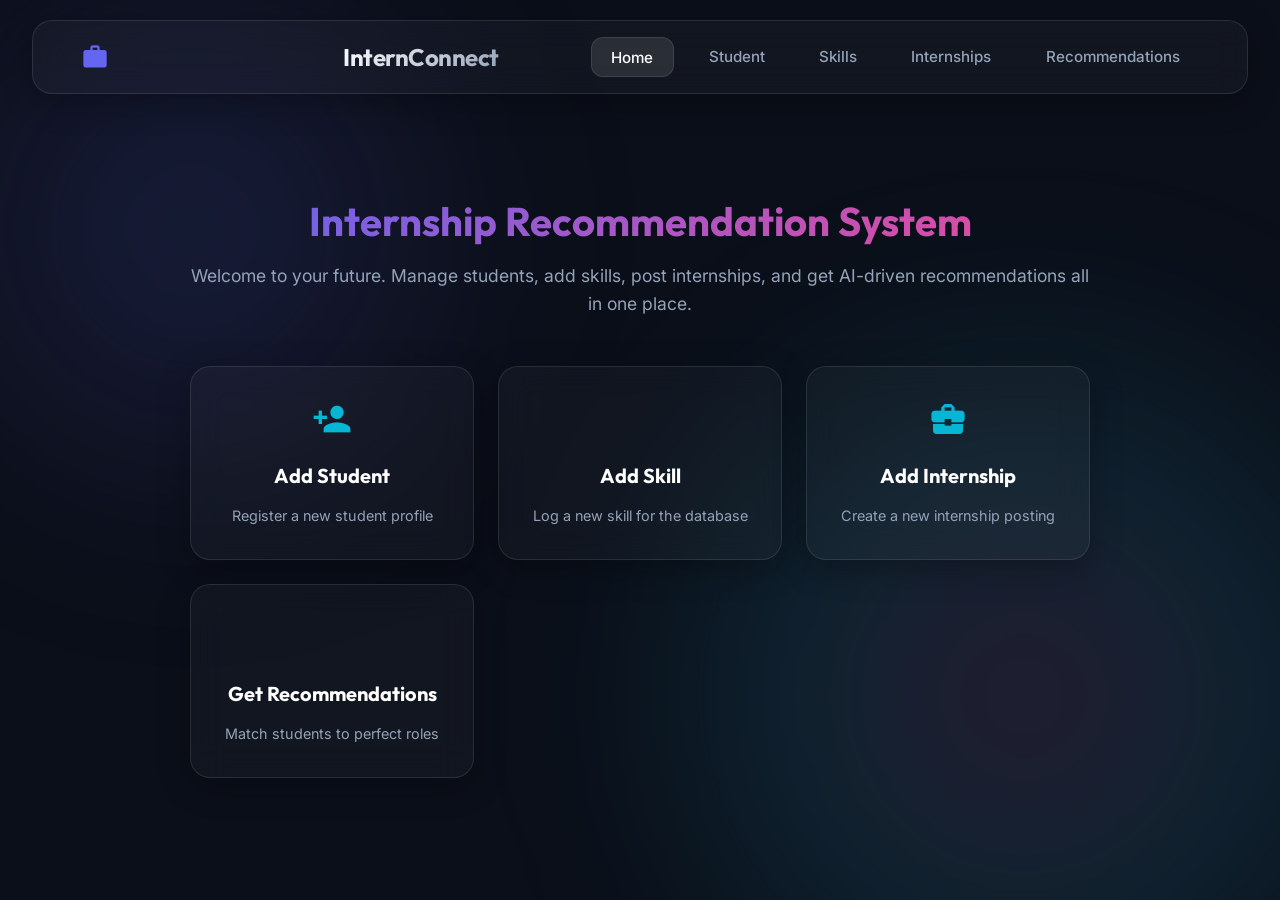
<file: frontend/index.html>
<!doctype html>
<html lang="en">
  <head>
    <meta charset="UTF-8" />
    <meta name="viewport" content="width=device-width, initial-scale=1.0" />
    <title>Internship Recommendation System</title>
    <meta
      name="description"
      content="AI-powered internship recommendations based on your skills and domains."
    />
    <!-- Fonts -->
    <link rel="preconnect" href="https://fonts.googleapis.com" />
    <link rel="preconnect" href="https://fonts.gstatic.com" crossorigin />
    <link
      href="https://fonts.googleapis.com/css2?family=Inter:wght@300;400;500;600;700&family=Outfit:wght@400;600;800&display=swap"
      rel="stylesheet"
    />
    <!-- Icons -->
    <link
      href="https://fonts.googleapis.com/icon?family=Material+Icons"
      rel="stylesheet"
    />
    <link rel="stylesheet" href="style.css" />
  </head>

  <body>
    <div class="background-blobs">
      <div class="blob shape-1"></div>
      <div class="blob shape-2"></div>
    </div>

    <!-- Navigation Bar -->
    <nav class="navbar glass-effect">
      <div class="logo">
        <span class="material-icons">work_outline</span>
        <h1>InternConnect</h1>
      </div>
      <ul class="nav-links">
        <li>
          <button
            onclick="navigate('home')"
            class="nav-btn active"
            id="nav-home"
          >
            Home
          </button>
        </li>
        <li>
          <button
            onclick="navigate('student')"
            class="nav-btn"
            id="nav-student"
          >
            Student
          </button>
        </li>
        <li>
          <button onclick="navigate('skill')" class="nav-btn" id="nav-skill">
            Skills
          </button>
        </li>
        <li>
          <button
            onclick="navigate('internship')"
            class="nav-btn"
            id="nav-internship"
          >
            Internships
          </button>
        </li>
        <li>
          <button
            onclick="navigate('recommendation')"
            class="nav-btn"
            id="nav-recommendation"
          >
            Recommendations
          </button>
        </li>
      </ul>
    </nav>

    <!-- Main Content Area -->
    <main class="container">
      <!-- View 1: Home Page -->
      <section id="view-home" class="page-view active">
        <div class="hero-content">
          <h2 class="gradient-text">Internship Recommendation System</h2>
          <p>
            Welcome to your future. Manage students, add skills, post
            internships, and get AI-driven recommendations all in one place.
          </p>
          <div class="action-grid">
            <div class="action-card glass-effect" onclick="navigate('student')">
              <span class="material-icons">person_add</span>
              <h3>Add Student</h3>
              <p>Register a new student profile</p>
            </div>
            <div class="action-card glass-effect" onclick="navigate('skill')">
              <span class="material-icons">psychology</span>
              <h3>Add Skill</h3>
              <p>Log a new skill for the database</p>
            </div>
            <div
              class="action-card glass-effect"
              onclick="navigate('internship')"
            >
              <span class="material-icons">business_center</span>
              <h3>Add Internship</h3>
              <p>Create a new internship posting</p>
            </div>
            <div
              class="action-card glass-effect"
              onclick="navigate('recommendation')"
            >
              <span class="material-icons">auto_awesome</span>
              <h3>Get Recommendations</h3>
              <p>Match students to perfect roles</p>
            </div>
          </div>
        </div>
      </section>

      <!-- View 2: Add Student -->
      <section id="view-student" class="page-view">
        <div class="form-container glass-effect recommendation-box">
          <div class="form-header">
            <h2>Add Student</h2>
            <p>Register a new student to the system</p>
          </div>
          <form id="form-student">
            <div class="input-group">
              <label for="studentName">Name</label>
              <input
                type="text"
                id="studentName"
                placeholder="e.g., Your Name"
                required
              />
            </div>
            <div class="input-group">
              <label for="studentEmail">Email</label>
              <input
                type="email"
                id="studentEmail"
                placeholder="e.g., youremail@example.com"
                required
              />
            </div>
            <button type="submit" class="submit-btn">
              <span>Submit Student</span>
              <span class="material-icons">arrow_forward</span>
            </button>
            <div class="status-msg"></div>
          </form>

          <!-- Added Students List -->
          <div class="results-container">
            <h3 style="font-family: var(--font-heading); margin-bottom: 0.5rem">
              Registered Students
            </h3>
            <div id="students-list" class="results-list">
              <!-- Populated via JS -->
              <p style="color: var(--text-secondary); font-size: 0.9rem">
                No students added yet.
              </p>
            </div>
          </div>
        </div>
      </section>

      <!-- View 3: Add Skill -->
      <section id="view-skill" class="page-view">
        <div class="form-container glass-effect">
          <div class="form-header">
            <h2>Add Skill</h2>
            <p>Define a new skill for our tracking system</p>
          </div>
          <form id="form-skill">
            <div class="input-group">
              <label for="skillName">Skill Name</label>
              <input
                type="text"
                id="skillName"
                placeholder="e.g., React JS"
                required
              />
            </div>
            <div class="input-group">
              <label for="skillCategory">Category</label>
              <input
                type="text"
                id="skillCategory"
                placeholder="e.g., Frontend, Backend, AI"
                required
              />
            </div>
            <button type="submit" class="submit-btn">
              <span>Submit Skill</span>
              <span class="material-icons">arrow_forward</span>
            </button>
            <div class="status-msg"></div>
          </form>
        </div>
      </section>

      <!-- View 4: Add Internship -->
      <section id="view-internship" class="page-view">
        <div class="form-container glass-effect">
          <div class="form-header">
            <h2>Add Internship</h2>
            <p>Post a new internship opportunity</p>
          </div>
          <form id="form-internship">
            <div class="input-group">
              <label for="internshipTitle">Title</label>
              <input
                type="text"
                id="internshipTitle"
                placeholder="e.g., Software Engineering Intern"
                required
              />
            </div>
            <div class="input-group">
              <label for="internshipCompany">Company</label>
              <input
                type="text"
                id="internshipCompany"
                placeholder="e.g., Google"
                required
              />
            </div>
            <div class="input-group">
              <label for="internshipDomain">Domain</label>
              <input
                type="text"
                id="internshipDomain"
                placeholder="e.g., Web Development"
                required
              />
            </div>
            <div class="input-group">
              <label for="internshipDesc">Description</label>
              <textarea
                id="internshipDesc"
                rows="3"
                placeholder="Brief description of the role..."
                required
              ></textarea>
            </div>
            <button type="submit" class="submit-btn">
              <span>Submit Internship</span>
              <span class="material-icons">arrow_forward</span>
            </button>
            <div class="status-msg"></div>
          </form>
        </div>
      </section>

      <!-- View 5: Recommendation Page -->
      <section id="view-recommendation" class="page-view">
        <div class="form-container glass-effect recommendation-box">
          <div class="form-header">
            <h2>Get Recommendations</h2>
            <p>Find the best matching internships for a student</p>
          </div>
          <form id="form-recommendation">
            <div class="input-group inline-search">
              <input
                type="text"
                id="recStudentId"
                placeholder="Enter Student ID"
                required
              />
              <button type="submit" class="search-btn">
                <span class="material-icons">search</span>
              </button>
            </div>
            <div class="status-msg"></div>
          </form>

          <!-- Results Display Area -->
          <div id="recommendation-results" class="results-container hidden">
            <h3>Top Matches</h3>
            <div id="results-list" class="results-list">
              <!-- Populated via JS -->
            </div>
          </div>
        </div>
      </section>
    </main>

    <script src="app.js"></script>
  </body>
</html>
</file>
<file: frontend/style.css>
:root {
  --bg-color: #0b0f19;
  --card-bg: rgba(255, 255, 255, 0.03);
  --card-border: rgba(255, 255, 255, 0.1);
  --text-primary: #ffffff;
  --text-secondary: #94a3b8;
  --accent-1: #6366f1; /* Indigo */
  --accent-2: #ec4899; /* Pink */
  --accent-3: #06b6d4; /* Cyan */
  --font-heading: "Outfit", sans-serif;
  --font-body: "Inter", sans-serif;
}

* {
  box-sizing: border-box;
  margin: 0;
  padding: 0;
}

body {
  background-color: var(--bg-color);
  color: var(--text-primary);
  font-family: var(--font-body);
  min-height: 100vh;
  overflow-x: hidden;
  display: flex;
  flex-direction: column;
}

/* Dynamic Background Blobs */
.background-blobs {
  position: fixed;
  top: 0;
  left: 0;
  width: 100%;
  height: 100%;
  z-index: -1;
  overflow: hidden;
  pointer-events: none;
}

.blob {
  position: absolute;
  filter: blur(100px);
  border-radius: 50%;
  animation: float 20s infinite alternate ease-in-out;
}

.shape-1 {
  top: -10%;
  left: -10%;
  width: 50vw;
  height: 50vw;
  background: radial-gradient(
    circle,
    rgba(99, 102, 241, 0.2) 0%,
    rgba(0, 0, 0, 0) 70%
  );
}

.shape-2 {
  bottom: -20%;
  right: -10%;
  width: 60vw;
  height: 60vw;
  background: radial-gradient(
    circle,
    rgba(236, 72, 153, 0.15) 0%,
    rgba(6, 182, 212, 0.15) 50%,
    rgba(0, 0, 0, 0) 70%
  );
  animation-delay: -10s;
}

@keyframes float {
  0% {
    transform: translate(0, 0) scale(1);
  }
  100% {
    transform: translate(10%, 15%) scale(1.1);
  }
}

/* Glassmorphism utility */
.glass-effect {
  background: var(--card-bg);
  backdrop-filter: blur(16px);
  -webkit-backdrop-filter: blur(16px);
  border: 1px solid var(--card-border);
  border-radius: 20px;
  box-shadow: 0 8px 32px 0 rgba(0, 0, 0, 0.3);
}

/* Navbar */
.navbar {
  display: flex;
  justify-content: space-between;
  align-items: center;
  padding: 1rem 3rem;
  position: sticky;
  top: 20px;
  margin: 0 2rem;
  z-index: 100;
}

.logo {
  display: flex;
  align-items: center;
  gap: 10px;
}

.logo h1 {
  font-family: var(--font-heading);
  font-size: 1.5rem;
  letter-spacing: -0.5px;
  background: linear-gradient(135deg, #fff, #94a3b8);
  -webkit-background-clip: text;
  -webkit-text-fill-color: transparent;
}

.logo .material-icons {
  color: var(--accent-1);
  font-size: 28px;
}

.nav-links {
  list-style: none;
  display: flex;
  gap: 1rem;
}

.nav-btn {
  background: transparent;
  border: none;
  color: var(--text-secondary);
  font-family: var(--font-body);
  font-weight: 500;
  font-size: 0.95rem;
  cursor: pointer;
  padding: 0.6rem 1.2rem;
  border-radius: 12px;
  transition: all 0.3s ease;
}

.nav-btn:hover {
  color: var(--text-primary);
  background: rgba(255, 255, 255, 0.05);
}

.nav-btn.active {
  color: var(--text-primary);
  background: rgba(255, 255, 255, 0.1);
  border: 1px solid rgba(255, 255, 255, 0.1);
}

/* Main Container */
.container {
  flex: 1;
  display: flex;
  align-items: center;
  justify-content: center;
  padding: 3rem 2rem;
  position: relative;
  width: 100%;
  max-width: 1200px;
  margin: 0 auto;
}

/* Views */
.page-view {
  display: none;
  width: 100%;
  opacity: 0;
  transform: translateY(20px);
  transition:
    opacity 0.4s ease,
    transform 0.4s ease;
}

.page-view.active {
  display: block;
  animation: fadeIn 0.5s forwards;
}

@keyframes fadeIn {
  to {
    opacity: 1;
    transform: translateY(0);
  }
}

/* Typography elements */
.gradient-text {
  background: linear-gradient(135deg, var(--accent-1), var(--accent-2));
  -webkit-background-clip: text;
  -webkit-text-fill-color: transparent;
}

h2 {
  font-family: var(--font-heading);
  font-size: 2.5rem;
  margin-bottom: 1rem;
}

/* Home Page */
.hero-content {
  text-align: center;
  max-width: 900px;
  margin: 0 auto;
}

.hero-content p {
  color: var(--text-secondary);
  font-size: 1.1rem;
  line-height: 1.6;
  margin-bottom: 3rem;
}

.action-grid {
  display: grid;
  grid-template-columns: repeat(auto-fit, minmax(220px, 1fr));
  gap: 1.5rem;
}

.action-card {
  padding: 2rem 1.5rem;
  cursor: pointer;
  transition:
    transform 0.3s ease,
    box-shadow 0.3s ease,
    border-color 0.3s ease;
  display: flex;
  flex-direction: column;
  align-items: center;
  text-align: center;
  gap: 1rem;
}

.action-card:hover {
  transform: translateY(-5px);
  border-color: rgba(255, 255, 255, 0.3);
  box-shadow: 0 15px 35px rgba(0, 0, 0, 0.4);
}

.action-card h3 {
  font-family: var(--font-heading);
  font-size: 1.25rem;
}

.action-card p {
  font-size: 0.9rem;
  margin-bottom: 0;
  color: var(--text-secondary);
}

.action-card .material-icons {
  font-size: 2.5rem;
  color: var(--accent-3);
  margin-bottom: 0.5rem;
  transition: transform 0.3s ease;
}

.action-card:hover .material-icons {
  transform: scale(1.1);
}

/* Forms */
.form-container {
  max-width: 500px;
  margin: 0 auto;
  padding: 2.5rem;
  width: 100%;
}

.form-container.recommendation-box {
  max-width: 600px;
}

.form-header {
  text-align: center;
  margin-bottom: 2rem;
}

.form-header h2 {
  font-size: 2rem;
  margin-bottom: 0.5rem;
}

.form-header p {
  color: var(--text-secondary);
}

.input-group {
  display: flex;
  flex-direction: column;
  margin-bottom: 1.5rem;
  position: relative;
  text-align: left;
}

.input-group label {
  font-size: 0.9rem;
  font-weight: 500;
  margin-bottom: 0.5rem;
  color: var(--text-primary);
}

.input-group input,
.input-group textarea {
  background: rgba(0, 0, 0, 0.2);
  border: 1px solid var(--card-border);
  padding: 1rem 1.2rem;
  border-radius: 12px;
  color: #fff;
  font-family: var(--font-body);
  font-size: 1rem;
  transition: all 0.3s ease;
}

.input-group textarea {
  resize: vertical;
}

.input-group input:focus,
.input-group textarea:focus {
  outline: none;
  border-color: var(--accent-1);
  background: rgba(0, 0, 0, 0.4);
  box-shadow: 0 0 0 4px rgba(99, 102, 241, 0.1);
}

/* Buttons */
.submit-btn {
  width: 100%;
  padding: 1rem;
  border-radius: 12px;
  border: none;
  background: linear-gradient(135deg, var(--accent-1), var(--accent-2));
  color: white;
  font-family: var(--font-heading);
  font-size: 1.1rem;
  font-weight: 600;
  cursor: pointer;
  display: flex;
  justify-content: center;
  align-items: center;
  gap: 8px;
  transition: all 0.3s ease;
  box-shadow: 0 4px 15px rgba(99, 102, 241, 0.4);
}

.submit-btn:hover {
  transform: translateY(-2px);
  box-shadow: 0 8px 25px rgba(99, 102, 241, 0.6);
}

.inline-search {
  flex-direction: row;
  gap: 10px;
  margin-bottom: 0;
}

.inline-search input {
  flex: 1;
  margin-bottom: 0;
}

.search-btn {
  background: var(--accent-1);
  color: white;
  border: none;
  border-radius: 12px;
  padding: 0 1.5rem;
  cursor: pointer;
  display: flex;
  align-items: center;
  justify-content: center;
  transition: all 0.3s ease;
}

.search-btn:hover {
  background: var(--accent-3);
}

.status-msg {
  margin-top: 1rem;
  text-align: center;
  font-size: 0.9rem;
  min-height: 20px;
}
.status-msg.success {
  color: #4ade80;
}
.status-msg.error {
  color: #f87171;
}

/* Recommendations List */
.hidden {
  display: none !important;
}

.results-container {
  margin-top: 2rem;
  border-top: 1px solid var(--card-border);
  padding-top: 1.5rem;
  text-align: left;
}

.results-list {
  display: flex;
  flex-direction: column;
  gap: 1rem;
  margin-top: 1rem;
}

.result-card {
  background: rgba(255, 255, 255, 0.05);
  border: 1px solid rgba(255, 255, 255, 0.1);
  border-radius: 12px;
  padding: 1.2rem;
  transition: transform 0.2s ease;
  display: flex;
  flex-direction: column;
  gap: 0.5rem;
}

.result-card:hover {
  transform: translateX(5px);
  background: rgba(255, 255, 255, 0.08);
}

.res-header {
  display: flex;
  justify-content: space-between;
  align-items: flex-start;
}

.res-title {
  font-family: var(--font-heading);
  font-size: 1.1rem;
  color: var(--text-primary);
}

.res-company {
  font-size: 0.9rem;
  color: var(--accent-3);
  font-weight: 500;
}

.res-score {
  background: rgba(74, 222, 128, 0.2);
  color: #4ade80;
  padding: 0.2rem 0.6rem;
  border-radius: 20px;
  font-size: 0.8rem;
  font-weight: 600;
}

.res-missing {
  font-size: 0.85rem;
  color: var(--text-secondary);
  display: flex;
  align-items: center;
  gap: 4px;
}

/* Responsive */
@media (max-width: 768px) {
  .navbar {
    flex-direction: column;
    padding: 1rem;
    gap: 1rem;
  }
  .nav-links {
    width: 100%;
    overflow-x: auto;
    padding-bottom: 0.5rem;
  }
  h2 {
    font-size: 2rem;
  }
}
</file>
